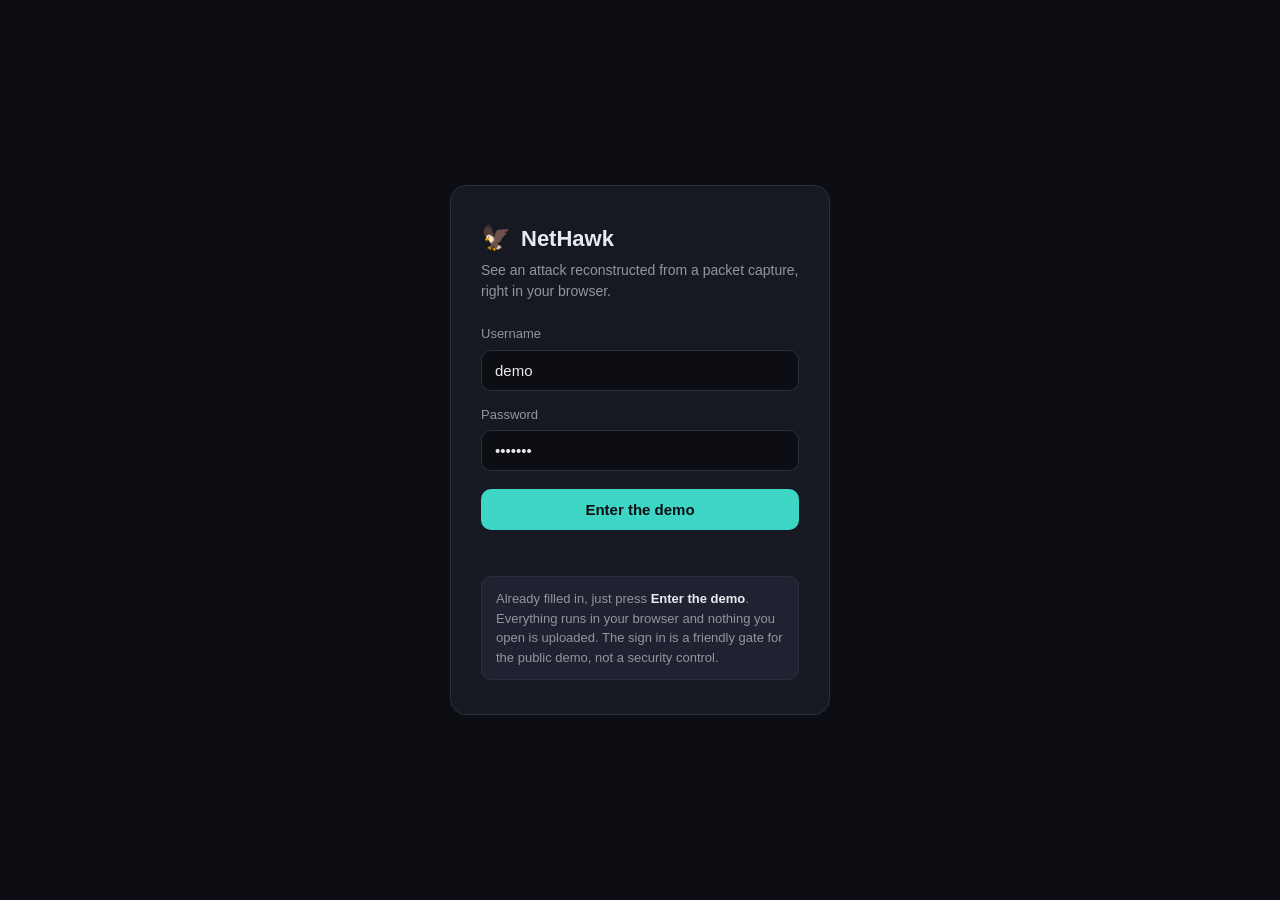
<file: docs/index.html>
<!doctype html>
<html lang="en">
<head>
<meta charset="utf-8">
<meta name="viewport" content="width=device-width,initial-scale=1">
<title>NetHawk &middot; threat hunting in your browser</title>
<meta name="description" content="NetHawk reconstructs attacks from a packet capture. This demo runs entirely in your browser.">
<link rel="icon" href="data:image/svg+xml,%3Csvg xmlns='http://www.w3.org/2000/svg' viewBox='0 0 100 100'%3E%3Ctext y='.9em' font-size='90'%3E%F0%9F%A6%85%3C/text%3E%3C/svg%3E">
<style>html,body{background:#0d0e14;margin:0}.hidden{display:none!important}</style>
<link rel="stylesheet" href="app/styles.css">
</head>
<body>

<!-- login gate (demo only) -->
<div id="login" class="login">
  <div class="login-card">
    <div class="logo"><span style="font-size:24px">&#129413;</span><h1>NetHawk</h1></div>
    <p class="sub">See an attack reconstructed from a packet capture, right in your browser.</p>
    <form id="login-form" autocomplete="off">
      <div class="field">
        <label for="username">Username</label>
        <input id="username" type="text" autocapitalize="none" autocorrect="off" spellcheck="false" value="demo">
      </div>
      <div class="field">
        <label for="password">Password</label>
        <input id="password" type="password" value="nethawk">
      </div>
      <button type="submit">Enter the demo</button>
      <div id="login-err" class="login-err"></div>
    </form>
    <div class="hint">
      Already filled in, just press <b>Enter the demo</b>. Everything runs in your browser and nothing you open is uploaded. The sign in is a friendly gate for the public demo, not a security control.
    </div>
  </div>
</div>

<!-- app -->
<div id="app" class="wrap hidden">
  <div class="topbar">
    <div class="brand"><span style="font-size:20px">&#129413;</span><h1>NetHawk</h1><span class="v" id="ver">demo</span></div>
    <div class="spacer"></div>
    <div id="exports" class="hidden">
      <button class="btn ghost" id="again">Analyze another</button>
      <button class="btn" id="copylink" style="display:none">Copy link</button>
      <button class="btn" id="dl-json">Download JSON</button>
      <button class="btn" id="dl-ioc">Export indicators</button>
      <button class="btn" id="dl-html">Download HTML report</button>
    </div>
    <button class="btn ghost" id="signout">Sign out</button>
  </div>

  <div id="intro">
    <p class="tag-line">NetHawk reconstructs attacks from a packet capture. Pick a scenario to see it work, or drop your own capture. Everything runs in your browser and nothing you open is uploaded.</p>
    <div class="samples">
      <div class="samples-label">See it in action &middot; start here</div>
      <div class="row">
        <button class="btn samp primary" data-scenario="incident">Reconstruct an intrusion</button>
        <button class="btn samp" data-scenario="dns_tunnel">DNS tunneling</button>
        <button class="btn samp" data-scenario="cleartext">Cleartext credentials</button>
        <button class="btn samp" data-scenario="scan">Port scan</button>
        <button class="btn samp" data-scenario="clean">Clean traffic</button>
      </div>
    </div>
    <div class="drop" id="drop">
      <div class="big">Or drop your own .pcap or .pcapng</div>
      <div class="small">click to choose a file</div>
    </div>
    <div id="err" class="err"></div>
    <input id="file" type="file" accept=".pcap,.pcapng,.cap" style="display:none">
  </div>

  <div id="spin" class="spin hidden">analyzing...</div>
  <div id="dash"></div>
</div>

<script src="app/engine.js"></script>
<script src="app/ui.js"></script>
<script>document.getElementById('ver').textContent=(window.NetHawkEngine&&window.NetHawkEngine.VERSION)||'demo';</script>
</body>
</html>
</file>
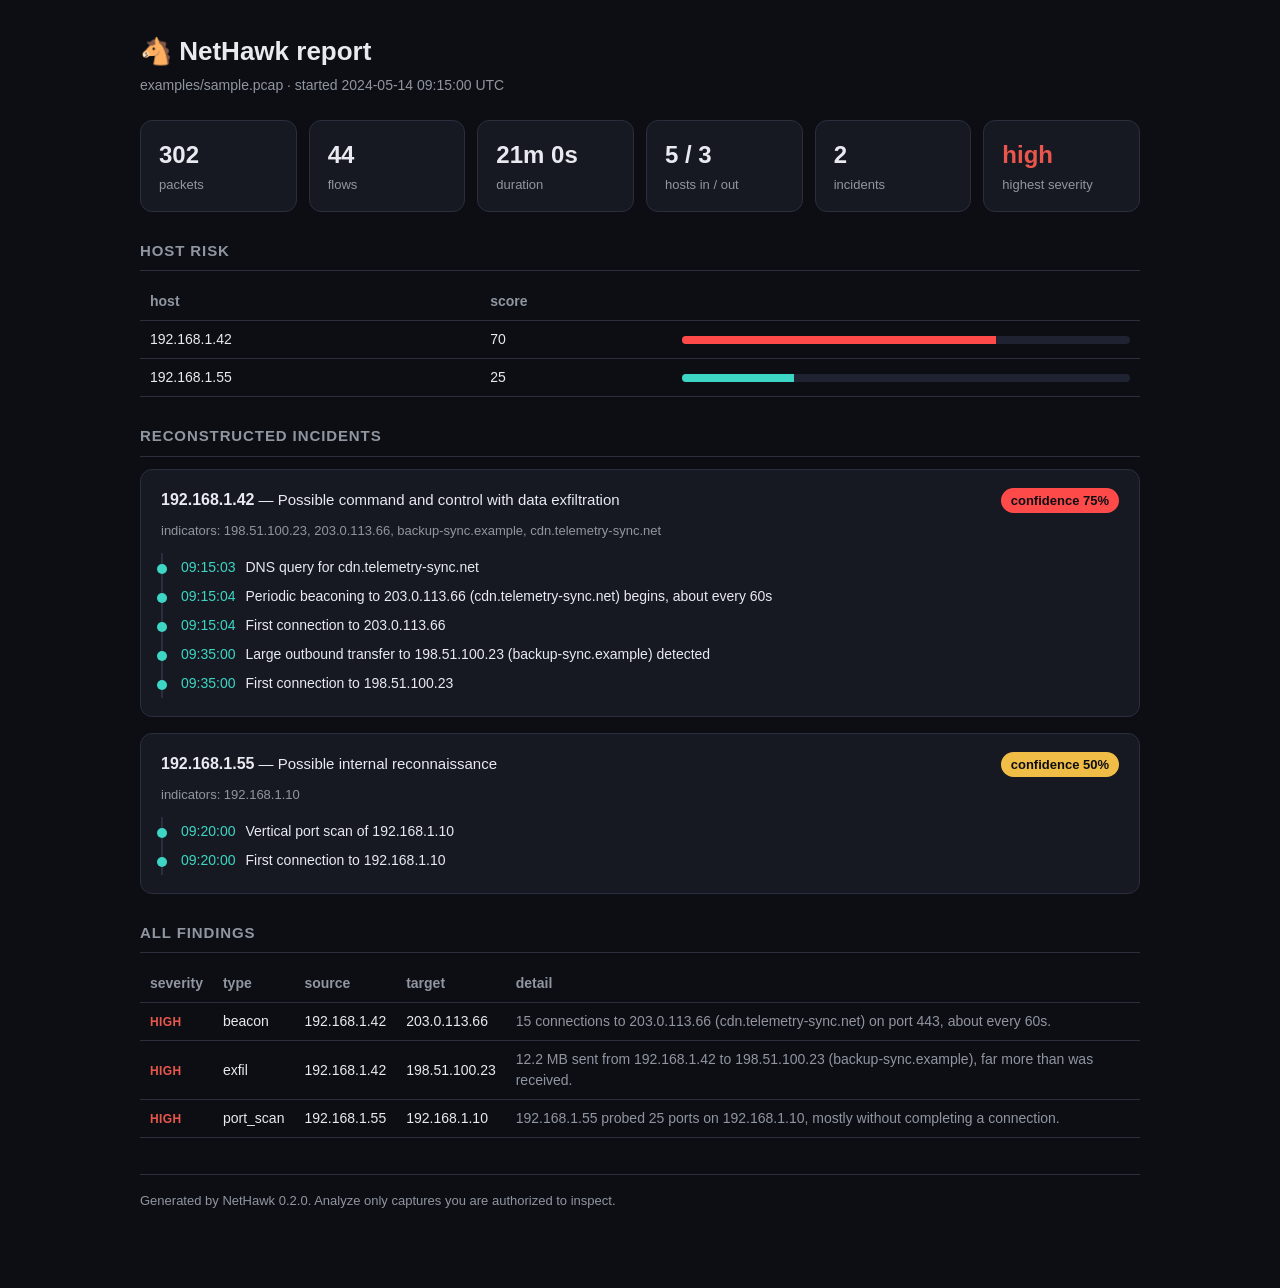
<file: examples/sample_report.html>
<!doctype html><html lang='en'><head><meta charset='utf-8'><meta name='viewport' content='width=device-width,initial-scale=1'><title>NetHawk report</title><style>
:root{--bg:#0d0e14;--panel:#171922;--panel2:#1f2230;--line:#2a2e3d;
--text:#e8eaf0;--dim:#9096a0;--teal:#3dd6c4;--green:#5ad67d;--yellow:#f0be46;
--red:#e9564b;--crit:#ff4a4a;}
*{box-sizing:border-box}
body{margin:0;background:var(--bg);color:var(--text);
font:15px/1.5 -apple-system,BlinkMacSystemFont,"Segoe UI",Roboto,Helvetica,Arial,sans-serif}
.wrap{max-width:1040px;margin:0 auto;padding:32px 20px 64px}
h1{font-size:26px;margin:0 0 4px}.sub{color:var(--dim);margin:0 0 24px;font-size:14px}
.cards{display:flex;flex-wrap:wrap;gap:12px;margin-bottom:28px}
.card{background:var(--panel);border:1px solid var(--line);border-radius:12px;
padding:16px 18px;min-width:150px;flex:1}
.card .n{font-size:24px;font-weight:700}.card .l{color:var(--dim);font-size:13px;margin-top:2px}
h2{font-size:15px;text-transform:uppercase;letter-spacing:.06em;color:var(--dim);
margin:28px 0 12px;border-bottom:1px solid var(--line);padding-bottom:8px}
table{width:100%;border-collapse:collapse;font-size:14px}
th,td{text-align:left;padding:8px 10px;border-bottom:1px solid var(--line)}
th{color:var(--dim);font-weight:600}
.bar{height:8px;border-radius:5px;background:var(--panel2);overflow:hidden;min-width:120px}
.bar span{display:block;height:100%}
.inc{background:var(--panel);border:1px solid var(--line);border-radius:12px;
padding:18px 20px;margin-bottom:16px}
.inc .top{display:flex;justify-content:space-between;align-items:center;gap:12px;flex-wrap:wrap}
.inc .host{font-weight:700;font-size:16px}
.inc .hyp{color:var(--text)}
.pill{padding:3px 10px;border-radius:999px;font-size:13px;font-weight:700;white-space:nowrap}
.ind{color:var(--dim);font-size:13px;margin:8px 0 4px}
.tl{list-style:none;margin:12px 0 0;padding:0;border-left:2px solid var(--line)}
.tl li{position:relative;padding:4px 0 4px 18px;font-size:14px}
.tl li:before{content:"";position:absolute;left:-6px;top:11px;width:10px;height:10px;
border-radius:50%;background:var(--teal)}
.tl .t{color:var(--teal);font-variant-numeric:tabular-nums;margin-right:10px}
.sev{font-weight:700;font-size:12px;text-transform:uppercase;letter-spacing:.03em}
.muted{color:var(--dim)}
.foot{color:var(--dim);font-size:13px;margin-top:36px;border-top:1px solid var(--line);padding-top:16px}
</style></head><body><div class='wrap'><h1>&#128052; NetHawk report</h1><p class='sub'>examples/sample.pcap &middot; started 2024-05-14 09:15:00 UTC</p><div class='cards'><div class='card'><div class='n'>302</div><div class='l'>packets</div></div><div class='card'><div class='n'>44</div><div class='l'>flows</div></div><div class='card'><div class='n'>21m 0s</div><div class='l'>duration</div></div><div class='card'><div class='n'>5 / 3</div><div class='l'>hosts in / out</div></div><div class='card'><div class='n'>2</div><div class='l'>incidents</div></div><div class='card'><div class='n' style='color:var(--red)'>high</div><div class='l'>highest severity</div></div></div><h2>Host risk</h2><table><tr><th>host</th><th>score</th><th></th></tr><tr><td>192.168.1.42</td><td>70</td><td><div class='bar'><span style='width:70%;background:var(--crit)'></span></div></td></tr><tr><td>192.168.1.55</td><td>25</td><td><div class='bar'><span style='width:25%;background:var(--teal)'></span></div></td></tr></table><h2>Reconstructed incidents</h2><div class='inc'><div class='top'><div><span class='host'>192.168.1.42</span> <span class='hyp'>&mdash; Possible command and control with data exfiltration</span></div><span class='pill' style='background:var(--crit);color:#0d0e14'>confidence 75%</span></div><div class='ind'>indicators: 198.51.100.23, 203.0.113.66, backup-sync.example, cdn.telemetry-sync.net</div><ul class='tl'><li><span class='t'>09:15:03</span>DNS query for cdn.telemetry-sync.net</li><li><span class='t'>09:15:04</span>Periodic beaconing to 203.0.113.66 (cdn.telemetry-sync.net) begins, about every 60s</li><li><span class='t'>09:15:04</span>First connection to 203.0.113.66</li><li><span class='t'>09:35:00</span>Large outbound transfer to 198.51.100.23 (backup-sync.example) detected</li><li><span class='t'>09:35:00</span>First connection to 198.51.100.23</li></ul></div><div class='inc'><div class='top'><div><span class='host'>192.168.1.55</span> <span class='hyp'>&mdash; Possible internal reconnaissance</span></div><span class='pill' style='background:var(--yellow);color:#0d0e14'>confidence 50%</span></div><div class='ind'>indicators: 192.168.1.10</div><ul class='tl'><li><span class='t'>09:20:00</span>Vertical port scan of 192.168.1.10</li><li><span class='t'>09:20:00</span>First connection to 192.168.1.10</li></ul></div><h2>All findings</h2><table><tr><th>severity</th><th>type</th><th>source</th><th>target</th><th>detail</th></tr><tr><td><span class='sev' style='color:var(--red)'>high</span></td><td>beacon</td><td>192.168.1.42</td><td>203.0.113.66</td><td class='muted'>15 connections to 203.0.113.66 (cdn.telemetry-sync.net) on port 443, about every 60s.</td></tr><tr><td><span class='sev' style='color:var(--red)'>high</span></td><td>exfil</td><td>192.168.1.42</td><td>198.51.100.23</td><td class='muted'>12.2 MB sent from 192.168.1.42 to 198.51.100.23 (backup-sync.example), far more than was received.</td></tr><tr><td><span class='sev' style='color:var(--red)'>high</span></td><td>port_scan</td><td>192.168.1.55</td><td>192.168.1.10</td><td class='muted'>192.168.1.55 probed 25 ports on 192.168.1.10, mostly without completing a connection.</td></tr></table><p class='foot'>Generated by NetHawk 0.2.0. Analyze only captures you are authorized to inspect.</p></div></body></html>
</file>
<file: docs/app/styles.css>
:root{--bg:#0d0e14;--panel:#171922;--panel2:#1f2230;--line:#2a2e3d;--text:#e8eaf0;
--dim:#9096a0;--teal:#3dd6c4;--green:#5ad67d;--yellow:#f0be46;--red:#e9564b;--crit:#ff4a4a;--violet:#8b5cf6;}
*{box-sizing:border-box}
html,body{margin:0}
body{background:var(--bg);color:var(--text);
font:15px/1.5 -apple-system,BlinkMacSystemFont,"Segoe UI",Roboto,Helvetica,Arial,sans-serif}
a{color:var(--teal)}
.hidden{display:none!important}
.wrap{max-width:1120px;margin:0 auto;padding:22px 20px 72px}
.mono{font-variant-numeric:tabular-nums}
.muted{color:var(--dim)}

/* login */
.login{min-height:100vh;display:flex;align-items:center;justify-content:center;padding:24px}
.login-card{background:var(--panel);border:1px solid var(--line);border-radius:16px;
padding:34px 30px;width:100%;max-width:380px}
.login-card .logo{display:flex;align-items:center;gap:10px;margin-bottom:4px}
.login-card h1{font-size:22px;margin:0}
.login-card .sub{color:var(--dim);font-size:14px;margin:2px 0 22px}
.field{margin-bottom:14px}
.field label{display:block;font-size:13px;color:var(--dim);margin-bottom:6px}
.field input{width:100%;background:var(--bg);border:1px solid var(--line);color:var(--text);
border-radius:10px;padding:11px 13px;font-size:15px}
.field input:focus{outline:none;border-color:var(--teal)}
.login-card button{width:100%;background:var(--teal);color:#0d0e14;border:none;border-radius:10px;
padding:12px;font-size:15px;font-weight:700;cursor:pointer;margin-top:4px}
.login-err{color:var(--crit);font-size:14px;min-height:20px;margin-top:10px;text-align:center}
.hint{margin-top:16px;padding:12px 14px;background:var(--panel2);border:1px solid var(--line);
border-radius:10px;font-size:13px;color:var(--dim)}
.hint b{color:var(--text)}

/* top bar */
.topbar{display:flex;align-items:center;gap:12px;margin-bottom:18px;flex-wrap:wrap}
.topbar .brand{display:flex;align-items:center;gap:9px}
.topbar h1{font-size:20px;margin:0}
.topbar .v{color:var(--dim);font-size:12px;border:1px solid var(--line);border-radius:999px;padding:1px 8px}
.topbar .spacer{flex:1}
.btn{background:var(--panel2);color:var(--text);border:1px solid var(--line);border-radius:10px;
padding:8px 14px;font-size:14px;cursor:pointer}
.btn:hover{border-color:var(--teal)}
.btn.ghost{background:none}

/* dropzone */
.drop{border:2px dashed var(--line);border-radius:16px;padding:54px 24px;text-align:center;
background:var(--panel);transition:.15s;cursor:pointer}
.drop.hot{border-color:var(--teal);background:#141c22}
.drop .big{font-size:18px;font-weight:600}
.drop .small{color:var(--dim);font-size:14px;margin-top:6px}
.row{display:flex;gap:10px;justify-content:center;margin-top:16px;flex-wrap:wrap}
.err{color:var(--crit);text-align:center;margin-top:14px;min-height:20px}
.spin{text-align:center;color:var(--dim);margin-top:22px}

/* dashboard */
.tag-line{color:var(--dim);margin:0 0 16px;font-size:14px}
.cards{display:flex;flex-wrap:wrap;gap:12px;margin:4px 0 18px}
.card{background:var(--panel);border:1px solid var(--line);border-radius:12px;padding:15px 17px;min-width:140px;flex:1}
.card .n{font-size:23px;font-weight:700}.card .l{color:var(--dim);font-size:13px;margin-top:2px}
.sevbar{display:flex;gap:8px;flex-wrap:wrap;margin:0 0 20px}
.sevchip{border:1px solid var(--line);border-radius:999px;padding:5px 12px;font-size:13px;font-weight:600}
h2{font-size:14px;text-transform:uppercase;letter-spacing:.06em;color:var(--dim);
margin:24px 0 12px;border-bottom:1px solid var(--line);padding-bottom:8px}
table{width:100%;border-collapse:collapse;font-size:14px}
th,td{text-align:left;padding:8px 10px;border-bottom:1px solid var(--line);vertical-align:top}
th{color:var(--dim);font-weight:600}
th.sortable{cursor:pointer;user-select:none}
th.sortable:hover{color:var(--text)}
.bar{height:8px;border-radius:5px;background:var(--panel2);overflow:hidden;min-width:110px}
.bar span{display:block;height:100%}
.nav{display:flex;gap:6px;margin:8px 0 16px;flex-wrap:wrap}
.nav button{background:none;border:1px solid var(--line);color:var(--dim);border-radius:999px;
padding:6px 14px;font-size:13px;cursor:pointer}
.nav button.active{background:var(--panel2);color:var(--text);border-color:var(--teal)}
.panel{display:none}.panel.active{display:block}
.inc{background:var(--panel);border:1px solid var(--line);border-radius:12px;padding:17px 19px;margin-bottom:15px}
.inc .top{display:flex;justify-content:space-between;align-items:center;gap:12px;flex-wrap:wrap}
.inc .host{font-weight:700;font-size:16px}
.pill{padding:3px 10px;border-radius:999px;font-size:13px;font-weight:700;white-space:nowrap;color:#0d0e14}
.ind{color:var(--dim);font-size:13px;margin:8px 0 2px}
.tl{list-style:none;margin:12px 0 0;padding:0;border-left:2px solid var(--line)}
.tl li{position:relative;padding:4px 0 4px 18px;font-size:14px}
.tl li:before{content:"";position:absolute;left:-6px;top:11px;width:10px;height:10px;border-radius:50%;background:var(--teal)}
.tl .t{color:var(--teal);font-variant-numeric:tabular-nums;margin-right:10px}
.sev{font-weight:700;font-size:12px;text-transform:uppercase}
.controls{display:flex;gap:8px;margin-bottom:12px;flex-wrap:wrap;align-items:center}
.controls input[type=text]{background:var(--panel);border:1px solid var(--line);color:var(--text);
border-radius:8px;padding:8px 12px;font-size:14px;min-width:220px}
.chip{background:none;border:1px solid var(--line);color:var(--dim);border-radius:999px;padding:5px 12px;font-size:13px;cursor:pointer}
.chip.on{background:var(--panel2);color:var(--text);border-color:var(--teal)}
.techs{display:flex;flex-wrap:wrap;gap:6px;margin:2px 0 14px}
.techs .t{background:var(--panel2);border:1px solid var(--line);border-radius:6px;padding:3px 9px;font-size:12px}
.techs .t b{color:var(--violet)}
.chart{width:100%;margin-bottom:4px}
.tsvg{width:100%;height:120px;display:block;background:var(--panel);border:1px solid var(--line);border-radius:10px}
.netsvg{width:100%;height:auto;background:var(--panel);border:1px solid var(--line);border-radius:12px}
.axis{display:flex;justify-content:space-between;color:var(--dim);font-size:12px;margin:2px 2px 16px}
.legend{display:flex;gap:16px;flex-wrap:wrap;color:var(--dim);font-size:13px;margin-bottom:10px}
.legend i{display:inline-block;width:10px;height:10px;border-radius:50%;vertical-align:middle;margin-right:4px}
.swim{width:100%;height:auto;background:var(--panel);border:1px solid var(--line);border-radius:12px;margin-bottom:16px}
.matrix{display:flex;gap:12px;flex-wrap:wrap;margin:2px 0 16px}
.matrix .col{background:var(--panel);border:1px solid var(--line);border-radius:10px;padding:10px 12px;min-width:170px;flex:1}
.matrix .col-h{font-size:12px;text-transform:uppercase;letter-spacing:.05em;color:var(--dim);margin-bottom:8px;border-bottom:1px solid var(--line);padding-bottom:6px}
.matrix .col .t{display:block;font-size:13px;margin:5px 0}
.matrix .col .t b{color:var(--violet)}
.focusbar{background:var(--panel2);border:1px solid var(--teal);border-radius:10px;padding:9px 14px;margin-bottom:14px;font-size:14px}
.focusbar .chip{margin-left:10px;cursor:pointer}
.clickrow{cursor:pointer}
.clickrow:hover td{background:rgba(255,255,255,0.03)}
tr.on td{background:rgba(61,214,196,0.10)}
.host[data-host]:hover{color:var(--teal)}
.summary{color:#c7ccd6;font-size:14px;margin:10px 0 2px;line-height:1.55}
.ev-toggle{margin-top:12px}
.evidence{margin-top:12px;padding-top:12px;border-top:1px solid var(--line)}
.ev-h{font-size:12px;text-transform:uppercase;letter-spacing:.05em;color:var(--dim);margin:12px 0 6px}
.ev-f{font-size:13px;margin:5px 0}
.keyhint{font-size:12px;margin:-4px 0 16px}
.keyhint b{color:var(--text);font-family:ui-monospace,SFMono-Regular,Menlo,monospace;background:var(--panel2);border:1px solid var(--line);border-radius:4px;padding:1px 6px;margin:0 1px}
.samples{margin-top:18px}
.samples-label{color:var(--dim);font-size:13px;margin-bottom:8px;text-align:center}
.btn.samp.primary{background:var(--teal);color:#0d0e14;border-color:var(--teal);font-weight:700}
.btn.samp.primary:hover{filter:brightness(1.05)}
.panel{overflow-x:auto}
@media (max-width:640px){
  .wrap{padding:16px 12px 60px}
  .login-card{padding:26px 22px}
  .card{min-width:118px;padding:12px 13px}
  .card .n{font-size:20px}
  table{font-size:13px}
  th,td{padding:6px 7px}
  .topbar h1{font-size:18px}
  .btn{padding:7px 11px;font-size:13px}
}
.note{color:var(--dim);font-size:13px;margin-top:10px}
.foot{color:var(--dim);font-size:13px;margin-top:40px;border-top:1px solid var(--line);padding-top:16px}
</file>
